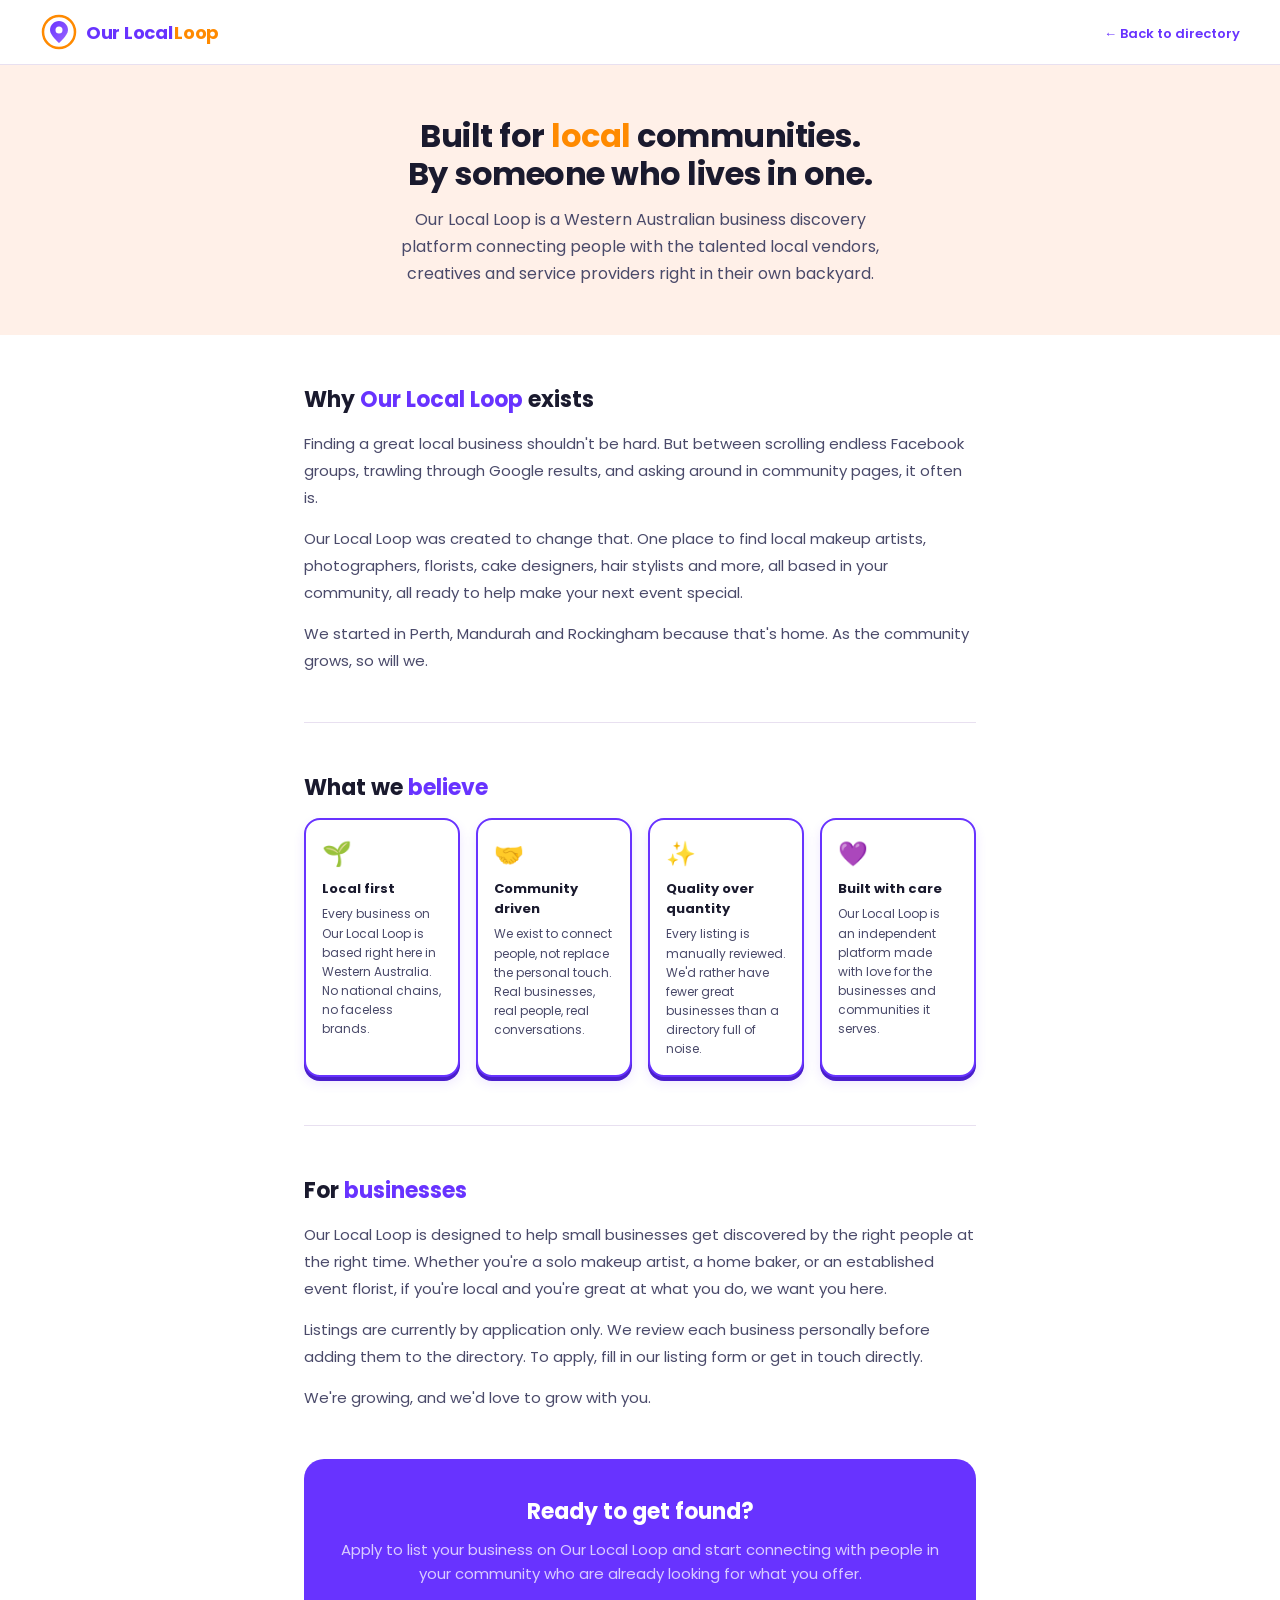
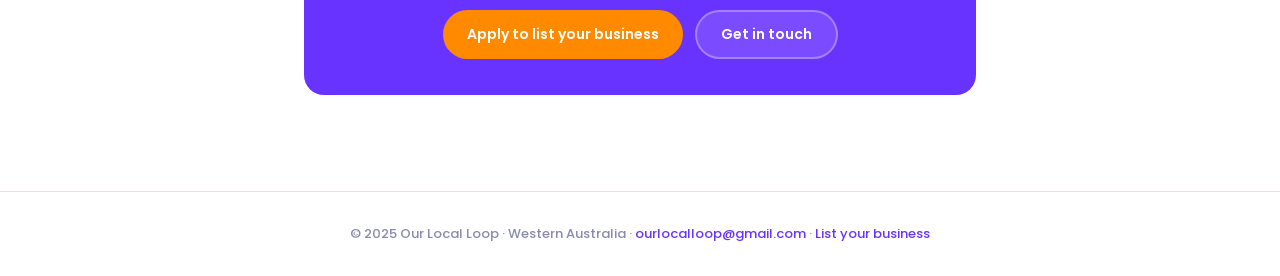
<file: about.html>
<!DOCTYPE html>
<html lang="en">
<head>
  <meta charset="UTF-8">
  <meta name="viewport" content="width=device-width, initial-scale=1.0">
  <title>About, Our Local Loop</title>
  <meta name="description" content="Our Local Loop is a local business discovery platform connecting Western Australian communities with talented local vendors, creatives and service providers.">
  <link rel="stylesheet" href="style.css">
  <style>
    .about-hero {
      background: var(--peach);
      padding: 52px 24px 48px;
      text-align: center;
    }
    .about-hero h1 {
      font-size: 32px;
      font-weight: 700;
      color: var(--text1);
      margin-bottom: 12px;
      letter-spacing: -0.5px;
      line-height: 1.2;
    }
    .about-hero h1 span { color: var(--orange); }
    .about-hero p {
      font-size: 16px;
      color: var(--text2);
      max-width: 520px;
      margin: 0 auto;
      line-height: 1.7;
    }

    .about-body {
      max-width: 720px;
      margin: 0 auto;
      padding: 48px 24px;
    }

    .about-section {
      margin-bottom: 48px;
    }

    .about-section h2 {
      font-size: 22px;
      font-weight: 700;
      color: var(--text1);
      margin-bottom: 14px;
    }
    .about-section h2 span { color: var(--dark-purple); }

    .about-section p {
      font-size: 15px;
      line-height: 1.8;
      color: var(--text2);
      margin-bottom: 14px;
    }
    .about-section p:last-child { margin-bottom: 0; }

    .values-grid {
      display: grid;
      grid-template-columns: repeat(4, 1fr);
      gap: 16px;
      margin-top: 8px;
    }
    .value-card {
      background: var(--white);
      border: 2px solid var(--dark-purple);
      border-radius: var(--r16);
      padding: 16px;
      box-shadow: 0 4px 0 #4a1fcc, 0 6px 12px rgba(104,51,255,0.12);
    }
    .value-icon {
      font-size: 24px;
      margin-bottom: 8px;
    }
    .value-title {
      font-size: 13px;
      font-weight: 700;
      color: var(--text1);
      margin-bottom: 5px;
    }
    .value-desc {
      font-size: 12px;
      color: var(--text2);
      line-height: 1.6;
    }

    .cta-panel {
      background: var(--dark-purple);
      border-radius: var(--r20);
      padding: 36px 28px;
      text-align: center;
    }
    .cta-panel h2 {
      font-size: 22px;
      font-weight: 700;
      color: var(--white);
      margin-bottom: 10px;
    }
    .cta-panel p {
      font-size: 15px;
      color: rgba(255,255,255,0.75);
      margin-bottom: 24px;
      line-height: 1.6;
    }
    .cta-buttons {
      display: flex;
      flex-wrap: wrap;
      gap: 12px;
      justify-content: center;
    }
    .cta-btn-primary {
      display: inline-flex;
      align-items: center;
      gap: 8px;
      background: var(--orange);
      color: var(--white);
      font-size: 14px;
      font-weight: 600;
      font-family: 'Poppins', sans-serif;
      padding: 12px 24px;
      border-radius: var(--r50);
      text-decoration: none;
      transition: background 0.15s;
    }
    .cta-btn-primary:hover { background: #e67a00; }
    .cta-btn-secondary {
      display: inline-flex;
      align-items: center;
      gap: 8px;
      background: rgba(255,255,255,0.12);
      color: var(--white);
      font-size: 14px;
      font-weight: 600;
      font-family: 'Poppins', sans-serif;
      padding: 12px 24px;
      border-radius: var(--r50);
      text-decoration: none;
      border: 2px solid rgba(255,255,255,0.3);
      transition: background 0.15s;
    }
    .cta-btn-secondary:hover { background: rgba(255,255,255,0.2); }

    .divider {
      border: none;
      border-top: 1px solid var(--border);
      margin: 0 0 48px;
    }

    @media (max-width: 600px) {
      .about-hero h1 { font-size: 24px; }
      .about-body { padding: 32px 20px; }
      .cta-panel { padding: 28px 20px; }
      .values-grid { grid-template-columns: 1fr 1fr; }
    }
  </style>
</head>
<body>

  <header class="header">
    <div class="header-inner">
      <div class="logo-svg">
        <svg width="38" height="38" viewBox="0 0 38 38" fill="none" xmlns="http://www.w3.org/2000/svg" aria-hidden="true">
          <defs>
            <linearGradient id="pinGrad" x1="0%" y1="0%" x2="100%" y2="100%">
              <stop offset="0%" style="stop-color:#6833FF"/>
              <stop offset="100%" style="stop-color:#9B66FF"/>
            </linearGradient>
          </defs>
          <circle cx="19" cy="19" r="16" stroke="#FF8A00" stroke-width="2.5" fill="none"/>
          <path d="M19 8C14.03 8 10 12.03 10 17C10 22.5 19 30 19 30C19 30 28 22.5 28 17C28 12.03 23.97 8 19 8Z" fill="url(#pinGrad)"/>
          <circle cx="19" cy="17" r="3.5" fill="white"/>
        </svg>
        <a href="index.html" style="text-decoration:none">
          <div class="logo">
            <span class="logo-local">Our Local </span><span class="logo-loop">Loop</span>
          </div>
        </a>
      </div>
      <nav style="margin-left:auto">
        <a href="index.html" style="font-size:13px;font-weight:600;color:var(--dark-purple);text-decoration:none">← Back to directory</a>
      </nav>
    </div>
  </header>

  <section class="about-hero">
    <h1>Built for <span>local</span> communities.<br>By someone who lives in one.</h1>
    <p>Our Local Loop is a Western Australian business discovery platform connecting people with the talented local vendors, creatives and service providers right in their own backyard.</p>
  </section>

  <div class="about-body">

    <div class="about-section">
      <h2>Why <span>Our Local Loop</span> exists</h2>
      <p>Finding a great local business shouldn't be hard. But between scrolling endless Facebook groups, trawling through Google results, and asking around in community pages, it often is.</p>
      <p>Our Local Loop was created to change that. One place to find local makeup artists, photographers, florists, cake designers, hair stylists and more, all based in your community, all ready to help make your next event special.</p>
      <p>We started in Perth, Mandurah and Rockingham because that's home. As the community grows, so will we.</p>
    </div>

    <hr class="divider">

    <div class="about-section">
      <h2>What we <span>believe</span></h2>
      <div class="values-grid">
        <div class="value-card">
          <div class="value-icon">🌱</div>
          <div class="value-title">Local first</div>
          <div class="value-desc">Every business on Our Local Loop is based right here in Western Australia. No national chains, no faceless brands.</div>
        </div>
        <div class="value-card">
          <div class="value-icon">🤝</div>
          <div class="value-title">Community driven</div>
          <div class="value-desc">We exist to connect people, not replace the personal touch. Real businesses, real people, real conversations.</div>
        </div>
        <div class="value-card">
          <div class="value-icon">✨</div>
          <div class="value-title">Quality over quantity</div>
          <div class="value-desc">Every listing is manually reviewed. We'd rather have fewer great businesses than a directory full of noise.</div>
        </div>
        <div class="value-card">
          <div class="value-icon">💜</div>
          <div class="value-title">Built with care</div>
          <div class="value-desc">Our Local Loop is an independent platform made with love for the businesses and communities it serves.</div>
        </div>
      </div>
    </div>

    <hr class="divider">

    <div class="about-section">
      <h2>For <span>businesses</span></h2>
      <p>Our Local Loop is designed to help small businesses get discovered by the right people at the right time. Whether you're a solo makeup artist, a home baker, or an established event florist, if you're local and you're great at what you do, we want you here.</p>
      <p>Listings are currently by application only. We review each business personally before adding them to the directory. To apply, fill in our listing form or get in touch directly.</p>
      <p>We're growing, and we'd love to grow with you.</p>
    </div>

    <div class="cta-panel">
      <h2>Ready to get found?</h2>
      <p>Apply to list your business on Our Local Loop and start connecting with people in your community who are already looking for what you offer.</p>
      <div class="cta-buttons">
        <a href="mailto:ourlocalloop@gmail.com" class="cta-btn-primary">Apply to list your business</a>
        <a href="mailto:ourlocalloop@gmail.com" class="cta-btn-secondary">Get in touch</a>
      </div>
    </div>

  </div>

  <footer class="footer">
    <p>© 2025 Our Local Loop · Western Australia · <a href="mailto:ourlocalloop@gmail.com">ourlocalloop@gmail.com</a> · <a href="https://forms.gle/MzRM2XSE1ScT5haV7" target="_blank" rel="noopener">List your business</a></p>
  </footer>

</body>
</html>
</file>
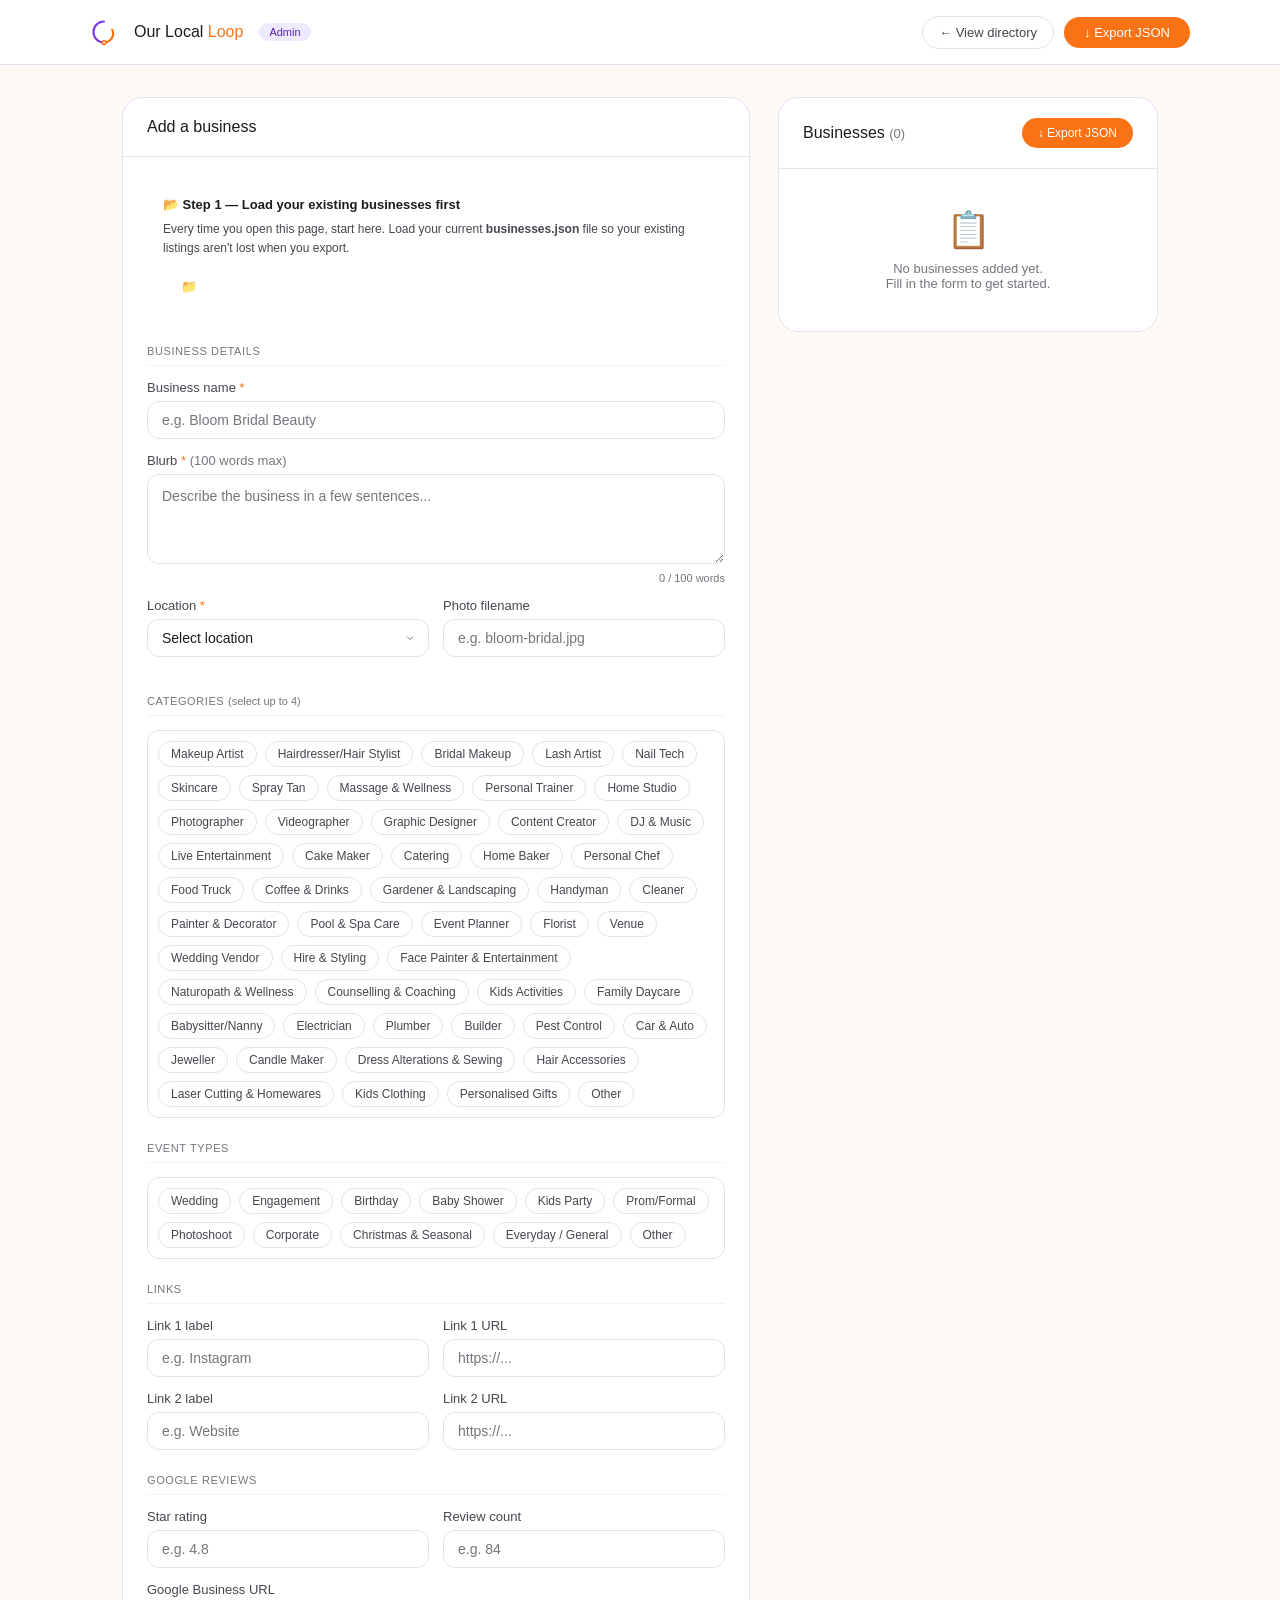
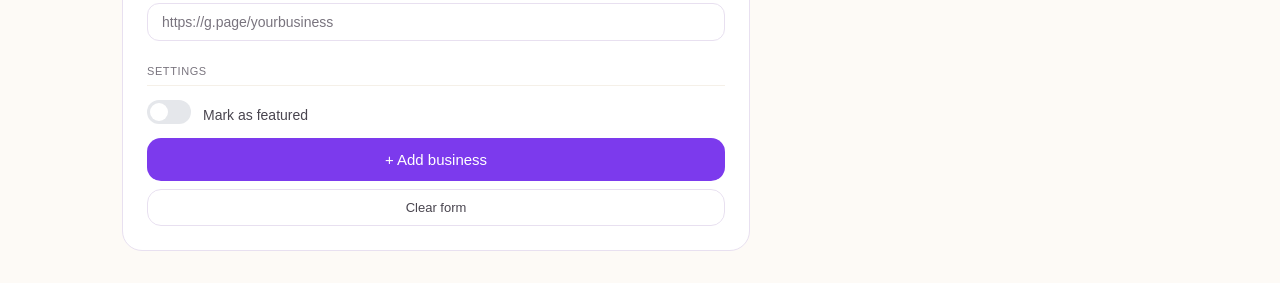
<file: admin.html>
<!DOCTYPE html>
<html lang="en">
<head>
  <meta charset="UTF-8">
  <meta name="viewport" content="width=device-width, initial-scale=1.0">
  <title>Admin — Our Local Loop</title>
  <style>
    *{margin:0;padding:0;box-sizing:border-box}
    :root{
      --purple:#7C3AED;--purple-light:#EDE9FE;--purple-mid:#5B21B6;
      --orange:#F97316;--orange-light:#FFF0E8;--orange-mid:#EA580C;
      --cream:#FDFAF6;--cream2:#F5F0E8;
      --text1:#1C1B1F;--text2:#49454F;--text3:#79747E;
      --white:#ffffff;--border:#E8E0F0;
      --success:#16a34a;--success-light:#F0FDF4;
      --danger:#dc2626;--danger-light:#FEF2F2;
    }
    body{font-family:-apple-system,BlinkMacSystemFont,'Segoe UI',sans-serif;background:var(--cream);color:var(--text1);min-height:100vh}

    .header{background:var(--white);border-bottom:1px solid var(--border);padding:0 32px;position:sticky;top:0;z-index:100}
    .header-inner{max-width:1100px;margin:0 auto;display:flex;align-items:center;height:64px;gap:16px}
    .logo-mark{width:28px;height:28px;flex-shrink:0}
    .logo-text{font-size:16px;font-weight:500;color:var(--text1)}
    .logo-text span{color:var(--orange)}
    .admin-badge{background:var(--purple-light);color:var(--purple-mid);font-size:11px;font-weight:500;padding:3px 10px;border-radius:50px}
    .header-actions{margin-left:auto;display:flex;gap:10px;align-items:center}
    .btn-view{display:inline-flex;align-items:center;gap:6px;padding:8px 16px;border-radius:50px;font-size:13px;font-weight:500;border:1.5px solid var(--border);color:var(--text2);background:var(--white);cursor:pointer;text-decoration:none;transition:border-color 0.15s}
    .btn-view:hover{border-color:var(--purple);color:var(--purple)}
    .btn-export{display:inline-flex;align-items:center;gap:6px;padding:8px 20px;border-radius:50px;font-size:13px;font-weight:500;border:none;background:var(--orange);color:var(--white);cursor:pointer;transition:background 0.15s}
    .btn-export:hover{background:var(--orange-mid)}

    .layout{max-width:1100px;margin:0 auto;padding:32px;display:grid;grid-template-columns:1fr 380px;gap:28px;align-items:start}

    .panel{background:var(--white);border-radius:20px;border:1px solid var(--border);overflow:hidden}
    .panel-header{padding:20px 24px;border-bottom:1px solid var(--border);display:flex;align-items:center;gap:10px}
    .panel-title{font-size:16px;font-weight:500;color:var(--text1)}
    .panel-count{background:var(--purple-light);color:var(--purple-mid);font-size:12px;font-weight:500;padding:2px 9px;border-radius:50px}

    .form-body{padding:24px}
    .form-section{margin-bottom:24px}
    .form-section-title{font-size:11px;font-weight:500;text-transform:uppercase;letter-spacing:0.6px;color:var(--text3);margin-bottom:14px;padding-bottom:8px;border-bottom:1px solid var(--cream2)}
    .form-row{display:grid;grid-template-columns:1fr 1fr;gap:14px}
    .form-group{margin-bottom:14px}
    .form-group:last-child{margin-bottom:0}
    label{display:block;font-size:13px;font-weight:500;color:var(--text2);margin-bottom:6px}
    label .req{color:var(--orange)}
    input[type=text],input[type=number],input[type=url],select,textarea{
      width:100%;padding:10px 14px;border:1.5px solid var(--border);border-radius:12px;
      font-size:14px;color:var(--text1);background:var(--white);outline:none;
      transition:border-color 0.15s;font-family:inherit
    }
    input[type=text]:focus,input[type=number]:focus,input[type=url]:focus,select:focus,textarea:focus{border-color:var(--purple)}
    input[type=text]::placeholder,input[type=url]::placeholder,textarea::placeholder{color:var(--text3)}
    textarea{resize:vertical;min-height:90px;line-height:1.6}
    select{appearance:none;background:var(--white) url("data:image/svg+xml,%3Csvg xmlns='http://www.w3.org/2000/svg' width='12' height='12' viewBox='0 0 24 24' fill='none' stroke='%2379747E' stroke-width='2'%3E%3Cpath d='m6 9 6 6 6-6'/%3E%3C/svg%3E") no-repeat right 12px center;cursor:pointer}
    .word-count{font-size:11px;color:var(--text3);text-align:right;margin-top:4px}
    .word-count.warn{color:var(--orange)}
    .word-count.over{color:var(--danger)}

    .multi-select{display:flex;flex-wrap:wrap;gap:8px;padding:10px;border:1.5px solid var(--border);border-radius:12px;min-height:48px;cursor:pointer;transition:border-color 0.15s}
    .multi-select:focus-within{border-color:var(--purple)}
    .ms-option{padding:5px 12px;border-radius:50px;font-size:12px;font-weight:500;cursor:pointer;border:1.5px solid var(--border);color:var(--text2);background:var(--white);transition:all 0.15s;user-select:none}
    .ms-option.selected{background:var(--purple-light);color:var(--purple-mid);border-color:var(--purple-light)}
    .ms-hint{font-size:11px;color:var(--text3);margin-top:5px}

    .toggle-wrap{display:flex;align-items:center;gap:12px}
    .toggle{position:relative;width:44px;height:24px;cursor:pointer}
    .toggle input{opacity:0;width:0;height:0;position:absolute}
    .toggle-track{position:absolute;inset:0;background:#e5e7eb;border-radius:50px;transition:background 0.2s}
    .toggle input:checked+.toggle-track{background:var(--purple)}
    .toggle-thumb{position:absolute;top:3px;left:3px;width:18px;height:18px;background:white;border-radius:50%;transition:transform 0.2s}
    .toggle input:checked~.toggle-thumb{transform:translateX(20px)}
    .toggle-label{font-size:14px;color:var(--text2)}

    .btn-add{width:100%;padding:13px;border-radius:14px;font-size:15px;font-weight:500;border:none;background:var(--purple);color:white;cursor:pointer;margin-top:8px;transition:background 0.15s}
    .btn-add:hover{background:var(--purple-mid)}
    .btn-reset{width:100%;padding:10px;border-radius:14px;font-size:13px;font-weight:500;border:1.5px solid var(--border);background:var(--white);color:var(--text2);cursor:pointer;margin-top:8px;transition:border-color 0.15s}
    .btn-reset:hover{border-color:var(--danger);color:var(--danger)}

    .toast{display:none;background:var(--success-light);border:1px solid #bbf7d0;color:var(--success);padding:10px 16px;border-radius:12px;font-size:13px;font-weight:500;margin-bottom:16px;align-items:center;gap:8px}
    .toast.show{display:flex}
    .toast.error{background:var(--danger-light);border-color:#fecaca;color:var(--danger)}

    .sidebar-panel{background:var(--white);border-radius:20px;border:1px solid var(--border);overflow:hidden}
    .sidebar-header{padding:20px 24px;border-bottom:1px solid var(--border);display:flex;align-items:center;justify-content:space-between}
    .sidebar-title{font-size:16px;font-weight:500;color:var(--text1)}
    .export-btn{display:inline-flex;align-items:center;gap:6px;padding:8px 16px;border-radius:50px;font-size:12px;font-weight:500;border:none;background:var(--orange);color:white;cursor:pointer;transition:background 0.15s}
    .export-btn:hover{background:var(--orange-mid)}

    .biz-list{padding:16px}
    .biz-item{background:var(--cream);border-radius:14px;padding:14px;margin-bottom:10px;display:flex;gap:12px;align-items:flex-start;position:relative}
    .biz-item:last-child{margin-bottom:0}
    .biz-icon{width:44px;height:44px;border-radius:12px;background:var(--purple-light);display:flex;align-items:center;justify-content:center;font-size:18px;flex-shrink:0}
    .biz-info{flex:1;min-width:0}
    .biz-name{font-size:14px;font-weight:500;color:var(--text1);margin-bottom:3px;white-space:nowrap;overflow:hidden;text-overflow:ellipsis}
    .biz-meta{font-size:12px;color:var(--text3)}
    .biz-tags{display:flex;flex-wrap:wrap;gap:4px;margin-top:6px}
    .biz-tag{background:var(--purple-light);color:var(--purple-mid);font-size:10px;font-weight:500;padding:2px 8px;border-radius:50px}
    .biz-featured{background:var(--orange-light);color:var(--orange-mid);font-size:10px;font-weight:500;padding:2px 8px;border-radius:50px}
    .biz-delete{position:absolute;top:10px;right:10px;background:none;border:none;cursor:pointer;color:var(--text3);font-size:16px;padding:2px;border-radius:6px;transition:color 0.15s}
    .biz-delete:hover{color:var(--danger)}

    .empty-list{padding:40px 24px;text-align:center;color:var(--text3)}
    .empty-list .ei{font-size:36px;margin-bottom:10px}
    .empty-list p{font-size:13px}

    @media(max-width:800px){
      .layout{grid-template-columns:1fr;padding:16px}
      .form-row{grid-template-columns:1fr}
    }
  </style>
</head>
<body>

<header class="header">
  <div class="header-inner">
    <svg class="logo-mark" viewBox="0 0 32 32" fill="none" xmlns="http://www.w3.org/2000/svg" aria-hidden="true">
      <path d="M16 4C9.37 4 4 9.37 4 16C4 22.63 9.37 28 16 28" stroke="#7C3AED" stroke-width="2.5" stroke-linecap="round"/>
      <path d="M16 28C19.5 28 22.5 26.2 24.5 23.5" stroke="#F97316" stroke-width="2.5" stroke-linecap="round"/>
      <path d="M24.5 23.5C26.5 20.8 27 17 25.5 13.5" stroke="#F97316" stroke-width="2.5" stroke-linecap="round"/>
      <circle cx="16" cy="28" r="3" fill="#F97316"/>
      <circle cx="16" cy="28" r="1.2" fill="white"/>
    </svg>
    <span class="logo-text">Our Local <span>Loop</span></span>
    <span class="admin-badge">Admin</span>
    <div class="header-actions">
      <a href="index.html" class="btn-view">&#x2190; View directory</a>
      <button class="btn-export" onclick="exportJSON()">&#x2193; Export JSON</button>
    </div>
  </div>
</header>

<div class="layout">

  <div class="panel">
    <div class="panel-header">
      <div class="panel-title">Add a business</div>
    </div>
    <div class="form-body">

      <div id="toast" class="toast" role="alert"></div>

      <div style="background:var(--light-purple);border-radius:14px;padding:16px;margin-bottom:20px;border:2px dashed var(--dark-purple)">
        <div style="font-size:13px;font-weight:600;color:var(--dark-purple);margin-bottom:8px">📂 Step 1 — Load your existing businesses first</div>
        <div style="font-size:12px;color:var(--text2);margin-bottom:12px;line-height:1.6">Every time you open this page, start here. Load your current <strong>businesses.json</strong> file so your existing listings aren't lost when you export.</div>
        <label for="load-json" style="display:inline-flex;align-items:center;gap:7px;padding:9px 18px;background:var(--dark-purple);color:#fff;border-radius:50px;font-size:13px;font-weight:600;cursor:pointer;font-family:'Poppins',sans-serif">
          📁 Choose businesses.json
          <input type="file" id="load-json" accept=".json" style="display:none" onchange="loadExistingJSON(this)">
        </label>
        <span id="load-status" style="font-size:12px;color:var(--dark-purple);font-weight:500;margin-left:10px"></span>
      </div>

      <div class="form-section">
        <div class="form-section-title">Business details</div>
        <div class="form-group">
          <label for="name">Business name <span class="req">*</span></label>
          <input type="text" id="name" placeholder="e.g. Bloom Bridal Beauty">
        </div>
        <div class="form-group">
          <label for="blurb">Blurb <span class="req">*</span> <span style="font-weight:400;color:var(--text3)">(100 words max)</span></label>
          <textarea id="blurb" placeholder="Describe the business in a few sentences..." oninput="countWords()"></textarea>
          <div class="word-count" id="word-count">0 / 100 words</div>
        </div>
        <div class="form-row">
          <div class="form-group">
            <label for="location">Location <span class="req">*</span></label>
            <select id="location">
              <option value="">Select location</option>
              <option value="Perth">Perth</option>
              <option value="Mandurah">Mandurah</option>
              <option value="Rockingham">Rockingham</option>
            </select>
          </div>
          <div class="form-group">
            <label for="photo">Photo filename</label>
            <input type="text" id="photo" placeholder="e.g. bloom-bridal.jpg">
          </div>
        </div>
      </div>

      <div class="form-section">
        <div class="form-section-title">Categories <span style="font-weight:400;text-transform:none;letter-spacing:0;font-size:11px">(select up to 4)</span></div>
        <div class="multi-select" id="cat-select" aria-label="Select categories"></div>
        <div class="ms-hint" id="cat-hint"></div>
      </div>

      <div class="form-section">
        <div class="form-section-title">Event types</div>
        <div class="multi-select" id="evt-select" aria-label="Select event types"></div>
      </div>

      <div class="form-section">
        <div class="form-section-title">Links</div>
        <div class="form-row" style="margin-bottom:14px">
          <div class="form-group" style="margin-bottom:0">
            <label for="link1-label">Link 1 label</label>
            <input type="text" id="link1-label" placeholder="e.g. Instagram">
          </div>
          <div class="form-group" style="margin-bottom:0">
            <label for="link1-url">Link 1 URL</label>
            <input type="url" id="link1-url" placeholder="https://...">
          </div>
        </div>
        <div class="form-row">
          <div class="form-group" style="margin-bottom:0">
            <label for="link2-label">Link 2 label</label>
            <input type="text" id="link2-label" placeholder="e.g. Website">
          </div>
          <div class="form-group" style="margin-bottom:0">
            <label for="link2-url">Link 2 URL</label>
            <input type="url" id="link2-url" placeholder="https://...">
          </div>
        </div>
      </div>

      <div class="form-section">
        <div class="form-section-title">Google reviews</div>
        <div class="form-row" style="margin-bottom:14px">
          <div class="form-group" style="margin-bottom:0">
            <label for="g-rating">Star rating</label>
            <input type="number" id="g-rating" placeholder="e.g. 4.8" min="1" max="5" step="0.1">
          </div>
          <div class="form-group" style="margin-bottom:0">
            <label for="g-count">Review count</label>
            <input type="number" id="g-count" placeholder="e.g. 84" min="0" step="1">
          </div>
        </div>
        <div class="form-group">
          <label for="g-url">Google Business URL</label>
          <input type="url" id="g-url" placeholder="https://g.page/yourbusiness">
        </div>
      </div>

      <div class="form-section" style="margin-bottom:0">
        <div class="form-section-title">Settings</div>
        <div class="toggle-wrap">
          <label class="toggle" for="featured">
            <input type="checkbox" id="featured">
            <div class="toggle-track"></div>
            <div class="toggle-thumb"></div>
          </label>
          <span class="toggle-label">Mark as featured</span>
        </div>
      </div>

      <button class="btn-add" onclick="addBusiness()">+ Add business</button>
      <button class="btn-reset" onclick="resetForm()">Clear form</button>
    </div>
  </div>

  <div style="position:sticky;top:88px">
    <div class="sidebar-panel">
      <div class="sidebar-header">
        <span class="sidebar-title">Businesses <span id="biz-count" style="font-size:13px;color:var(--text3);font-weight:400"></span></span>
        <button class="export-btn" onclick="exportJSON()">&#x2193; Export JSON</button>
      </div>
      <div id="biz-list"></div>
    </div>
  </div>

</div>

<script>
const CATEGORIES = ["Makeup Artist", "Hairdresser/Hair Stylist", "Bridal Makeup", "Lash Artist", "Nail Tech", "Skincare", "Spray Tan", "Massage & Wellness", "Personal Trainer", "Home Studio", "Photographer", "Videographer", "Graphic Designer", "Content Creator", "DJ & Music", "Live Entertainment", "Cake Maker", "Catering", "Home Baker", "Personal Chef","Food Truck", "Coffee & Drinks", "Gardener & Landscaping", "Handyman", "Cleaner", "Painter & Decorator", "Pool & Spa Care", "Event Planner", "Florist", "Venue", "Wedding Vendor", "Hire & Styling", "Face Painter & Entertainment", "Naturopath & Wellness", "Counselling & Coaching", "Kids Activities", "Family Daycare", "Babysitter/Nanny", "Electrician", "Plumber", "Builder", "Pest Control", "Car & Auto", "Jeweller", "Candle Maker", "Dress Alterations & Sewing", "Hair Accessories", "Laser Cutting & Homewares", "Kids Clothing", "Personalised Gifts", "Other"];
const EVENT_TYPES = ["Wedding", "Engagement", "Birthday", "Baby Shower", "Kids Party", "Prom/Formal", "Photoshoot", "Corporate", "Christmas & Seasonal", "Everyday / General", "Other"];
const CAT_ICONS = {'Makeup Artist':'💄','Hairdresser/Hair Stylist':'✂️','Photographer':'📷','Florist':'🌸','Cake Designer':'🎂','DJ & Music':'🎵','Venue':'🏛️','Catering':'🍽️','Event Planner':'📋','Nail Tech':'💅','Lash Artist':'👁️','Skincare':'🧴','Spray Tan':'✨','Wedding Vendor':'💍','Bridal Makeup':'👰','Event Beauty':'💫'};

let businesses = [];
let selectedCats = [];
let selectedEvts = [];

function initMultiSelect(containerId, options, selectedArr, max) {
  const el = document.getElementById(containerId);
  el.innerHTML = options.map(o =>
    `<span class="ms-option" data-val="${o}" onclick="toggleOption('${containerId}','${o}',${max||99})">${o}</span>`
  ).join('');
}

function toggleOption(containerId, val, max) {
  const arr = containerId === 'cat-select' ? selectedCats : selectedEvts;
  const idx = arr.indexOf(val);
  if (idx > -1) {
    arr.splice(idx, 1);
  } else {
    if (arr.length >= max) {
      showToast(`You can select up to ${max} categories.`, true);
      return;
    }
    arr.push(val);
  }
  document.querySelectorAll(`#${containerId} .ms-option`).forEach(el => {
    el.classList.toggle('selected', arr.includes(el.dataset.val));
  });
  if (containerId === 'cat-select') {
    document.getElementById('cat-hint').textContent = selectedCats.length > 0 ? selectedCats.length + ' selected' : '';
  }
}

function countWords() {
  const text = document.getElementById('blurb').value.trim();
  const count = text ? text.split(/\s+/).length : 0;
  const el = document.getElementById('word-count');
  el.textContent = count + ' / 100 words';
  el.className = 'word-count' + (count > 100 ? ' over' : count > 80 ? ' warn' : '');
}

function showToast(msg, isError) {
  const t = document.getElementById('toast');
  t.textContent = (isError ? '⚠ ' : '✓ ') + msg;
  t.className = 'toast show' + (isError ? ' error' : '');
  setTimeout(() => { t.className = 'toast'; }, 3500);
}

function addBusiness() {
  const name = document.getElementById('name').value.trim();
  const blurb = document.getElementById('blurb').value.trim();
  const location = document.getElementById('location').value;
  const photo = document.getElementById('photo').value.trim();
  const link1label = document.getElementById('link1-label').value.trim();
  const link1url = document.getElementById('link1-url').value.trim();
  const link2label = document.getElementById('link2-label').value.trim();
  const link2url = document.getElementById('link2-url').value.trim();
  const gRating = parseFloat(document.getElementById('g-rating').value);
  const gCount = parseInt(document.getElementById('g-count').value);
  const gUrl = document.getElementById('g-url').value.trim();
  const featured = document.getElementById('featured').checked;

  if (!name) { showToast('Business name is required.', true); return; }
  if (!blurb) { showToast('Blurb is required.', true); return; }
  if (!location) { showToast('Please select a location.', true); return; }
  const wordCount = blurb.split(/\s+/).length;
  if (wordCount > 100) { showToast('Blurb must be 100 words or fewer.', true); return; }

  const newId = businesses.length > 0 ? Math.max(...businesses.map(b => b.id)) + 1 : 1;

  const biz = {
    id: newId,
    name,
    blurb,
    location,
    categories: [...selectedCats],
    eventTypes: [...selectedEvts],
    photo: photo ? 'images/' + photo.replace(/^images\//,'') : '',
    link1: link1label || link1url ? { label: link1label || 'Link', url: link1url || '#' } : null,
    link2: link2label || link2url ? { label: link2label || 'Link', url: link2url || '#' } : null,
    googleRating: isNaN(gRating) ? null : gRating,
    googleReviewCount: isNaN(gCount) ? null : gCount,
    googleUrl: gUrl || null,
    featured
  };

  if (!biz.link1) delete biz.link1;
  if (!biz.link2) delete biz.link2;
  if (!biz.googleRating) delete biz.googleRating;
  if (!biz.googleReviewCount) delete biz.googleReviewCount;
  if (!biz.googleUrl) delete biz.googleUrl;
  if (!biz.photo) delete biz.photo;

  businesses.push(biz);
  renderList();
  resetForm();
  showToast(name + ' added successfully!');
}

function deleteBusiness(id) {
  businesses = businesses.filter(b => b.id !== id);
  renderList();
}

function getIcon(cats) {
  for (const c of (cats||[])) if (CAT_ICONS[c]) return CAT_ICONS[c];
  return '⭐';
}

function renderList() {
  const el = document.getElementById('biz-list');
  const count = document.getElementById('biz-count');
  count.textContent = '(' + businesses.length + ')';
  if (!businesses.length) {
    el.innerHTML = '<div class="empty-list"><div class="ei">📋</div><p>No businesses added yet.<br>Fill in the form to get started.</p></div>';
    return;
  }
  el.innerHTML = '<div class="biz-list">' + businesses.map(b => `
    <div class="biz-item">
      <div class="biz-icon">${getIcon(b.categories)}</div>
      <div class="biz-info">
        <div class="biz-name">${b.name}</div>
        <div class="biz-meta">${b.location}${b.googleRating ? ' · ★ ' + b.googleRating : ''}</div>
        <div class="biz-tags">
          ${(b.categories||[]).slice(0,2).map(t=>`<span class="biz-tag">${t}</span>`).join('')}
          ${b.featured ? '<span class="biz-featured">Featured</span>' : ''}
        </div>
      </div>
      <button class="biz-delete" onclick="deleteBusiness(${b.id})" aria-label="Delete ${b.name}">✕</button>
    </div>`).join('') + '</div>';
}

function resetForm() {
  ['name','blurb','photo','link1-label','link1-url','link2-label','link2-url','g-rating','g-count','g-url'].forEach(id => {
    document.getElementById(id).value = '';
  });
  document.getElementById('location').value = '';
  document.getElementById('featured').checked = false;
  document.getElementById('word-count').textContent = '0 / 100 words';
  document.getElementById('word-count').className = 'word-count';
  selectedCats = [];
  selectedEvts = [];
  initMultiSelect('cat-select', CATEGORIES, selectedCats, 4);
  initMultiSelect('evt-select', EVENT_TYPES, selectedEvts);
  document.getElementById('cat-hint').textContent = '';
}

function loadExistingJSON(input) {
  const file = input.files[0];
  if (!file) return;
  const reader = new FileReader();
  reader.onload = function(e) {
    try {
      const loaded = JSON.parse(e.target.result);
      if (!Array.isArray(loaded)) {
        document.getElementById('load-status').textContent = '❌ Invalid file — please use your businesses.json file';
        return;
      }
      businesses = loaded;
      renderList();
      document.getElementById('load-status').textContent = `✓ ${loaded.length} business${loaded.length === 1 ? '' : 'es'} loaded`;
      document.getElementById('load-status').style.color = 'var(--success)';
    } catch(e) {
      document.getElementById('load-status').textContent = '❌ Could not read file — make sure it is your businesses.json file';
    }
  };
  reader.readAsText(file);
}

function exportJSON() {
  if (!businesses.length) {
    showToast('No businesses to export yet.', true);
    return;
  }
  const json = JSON.stringify(businesses, null, 2);
  const blob = new Blob([json], { type: 'application/json' });
  const url = URL.createObjectURL(blob);
  const a = document.createElement('a');
  a.href = url;
  a.download = 'businesses.json';
  a.click();
  URL.revokeObjectURL(url);
  showToast('businesses.json downloaded — replace the file in your project folder and redeploy to Netlify.');
}

initMultiSelect('cat-select', CATEGORIES, selectedCats, 4);
initMultiSelect('evt-select', EVENT_TYPES, selectedEvts);
renderList();
</script>
</body>
</html>
</file>
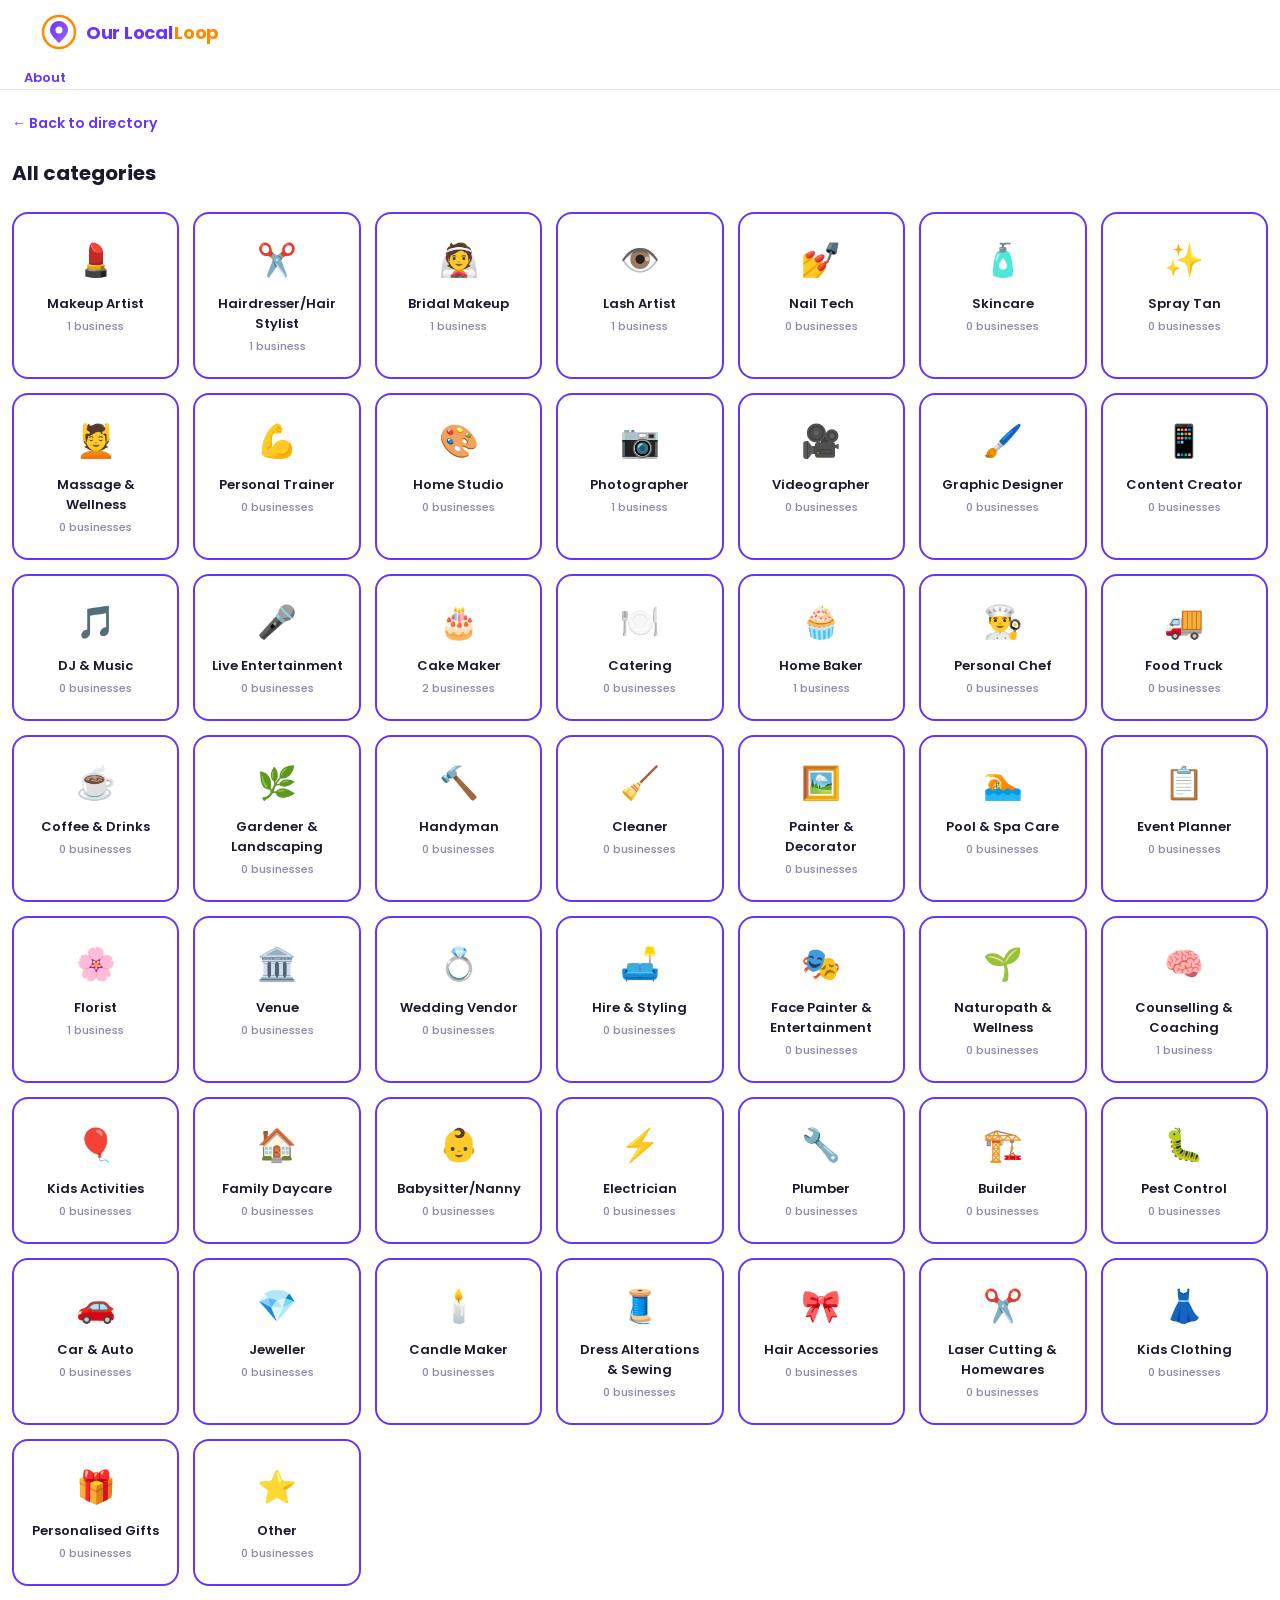
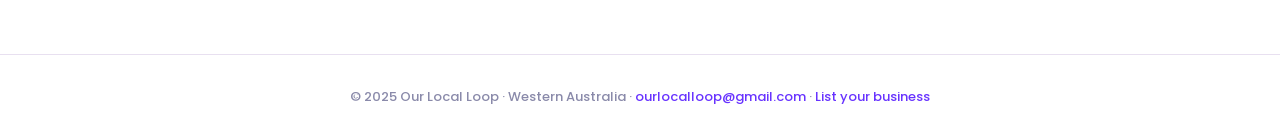
<file: categories.html>
<!DOCTYPE html>
<html lang="en">
<head>
  <meta charset="UTF-8">
  <meta name="viewport" content="width=device-width, initial-scale=1.0">
  <title>All Categories, Our Local Loop</title>
  <link rel="stylesheet" href="style.css">
  <style>html, body { overflow-x: hidden; max-width: 100vw; }</style>
</head>
<body>

  <header class="header">
    <div class="header-inner">
            <div class="logo-svg">
        <svg width="38" height="38" viewBox="0 0 38 38" fill="none" xmlns="http://www.w3.org/2000/svg" aria-hidden="true">
          <defs>
            <linearGradient id="pinGrad" x1="0%" y1="0%" x2="100%" y2="100%">
              <stop offset="0%" style="stop-color:#6833FF"/>
              <stop offset="100%" style="stop-color:#9B66FF"/>
            </linearGradient>
          </defs>
          <circle cx="19" cy="19" r="16" stroke="#FF8A00" stroke-width="2.5" fill="none"/>
          <path d="M19 8C14.03 8 10 12.03 10 17C10 22.5 19 30 19 30C19 30 28 22.5 28 17C28 12.03 23.97 8 19 8Z" fill="url(#pinGrad)"/>
          <circle cx="19" cy="17" r="3.5" fill="white"/>
        </svg>
        <div class="logo">
          <span class="logo-local">Our Local </span><span class="logo-loop">Loop</span>
        </div>
      </div>
      </div>
      <nav style="margin-left:auto">
        <a href="about.html" style="font-size:13px;font-weight:600;color:var(--dark-purple);text-decoration:none">About</a>
      </nav>
    </div>
  </header>

  <main class="categories-page">
    <a class="back-btn" href="index.html">← Back to directory</a>
    <div class="section-hdr" style="margin-bottom:24px">
      <span class="section-title">All categories</span>
    </div>
    <div class="categories-grid" id="categories-grid">
      <p style="color:var(--text3);font-weight:500">Loading...</p>
    </div>
  </main>

  <footer class="footer">
    <p>© 2025 Our Local Loop · Western Australia · <a href="mailto:ourlocalloop@gmail.com">ourlocalloop@gmail.com</a> · <a href="https://forms.gle/MzRM2XSE1ScT5haV7" target="_blank" rel="noopener">List your business</a></p>
  </footer>

  <script src="app.js"></script>
</body>
</html>
</file>
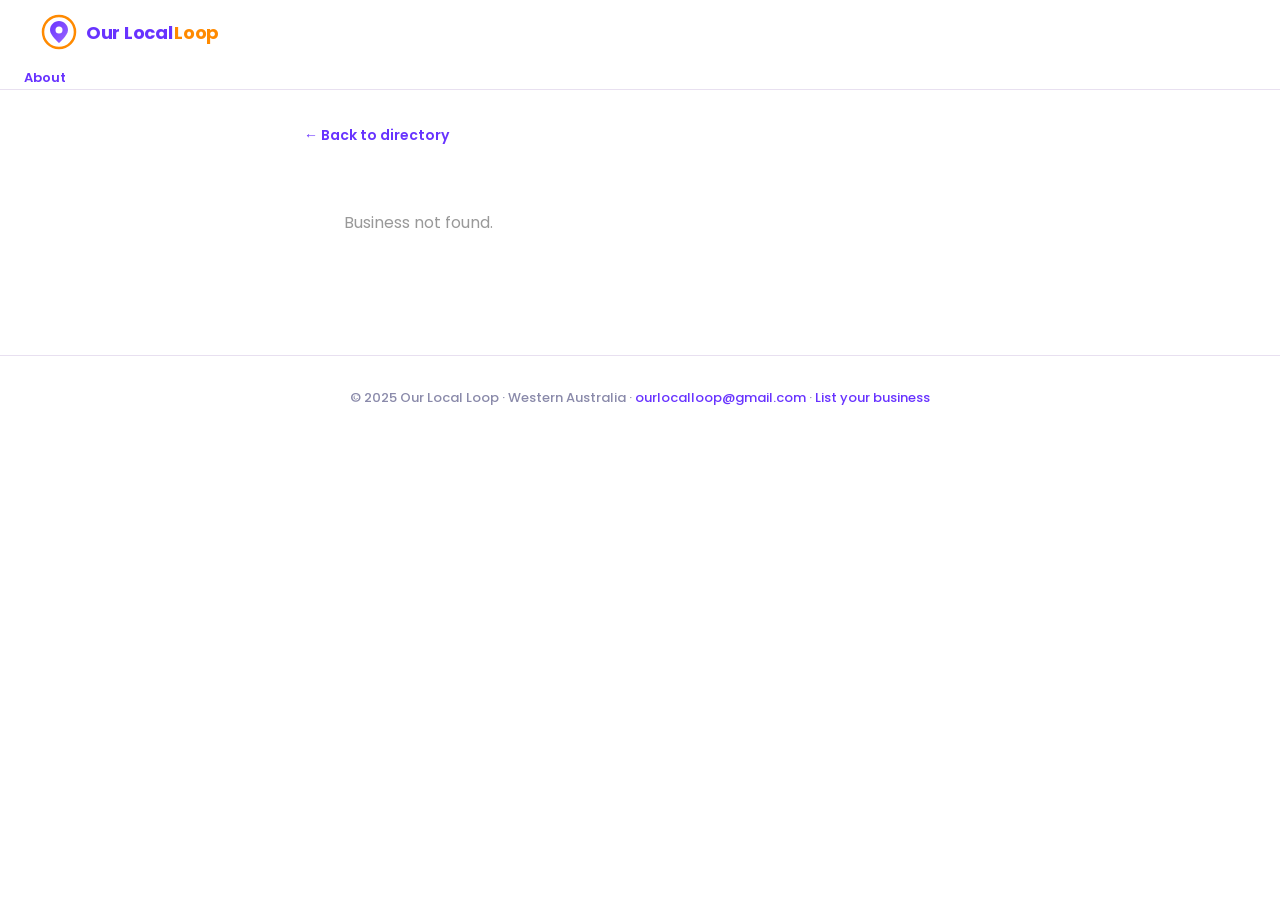
<file: profile.html>
<!DOCTYPE html>
<html lang="en">
<head>
  <meta charset="UTF-8">
  <meta name="viewport" content="width=device-width, initial-scale=1.0">
  <title>Business Profile, Our Local Loop</title>
  <link rel="stylesheet" href="style.css">
</head>
<body>

  <header class="header">
    <div class="header-inner">
            <div class="logo-svg">
        <svg width="38" height="38" viewBox="0 0 38 38" fill="none" xmlns="http://www.w3.org/2000/svg" aria-hidden="true">
          <defs>
            <linearGradient id="pinGrad" x1="0%" y1="0%" x2="100%" y2="100%">
              <stop offset="0%" style="stop-color:#6833FF"/>
              <stop offset="100%" style="stop-color:#9B66FF"/>
            </linearGradient>
          </defs>
          <circle cx="19" cy="19" r="16" stroke="#FF8A00" stroke-width="2.5" fill="none"/>
          <path d="M19 8C14.03 8 10 12.03 10 17C10 22.5 19 30 19 30C19 30 28 22.5 28 17C28 12.03 23.97 8 19 8Z" fill="url(#pinGrad)"/>
          <circle cx="19" cy="17" r="3.5" fill="white"/>
        </svg>
        <div class="logo">
          <span class="logo-local">Our Local </span><span class="logo-loop">Loop</span>
        </div>
      </div>
      </div>
      <nav style="margin-left:auto">
        <a href="about.html" style="font-size:13px;font-weight:600;color:var(--dark-purple);text-decoration:none">About</a>
      </nav>
    </div>
  </header>

  <main class="profile-page">
    <a class="back-btn" href="index.html">← Back to directory</a>
    <div id="profile-content">
      <p style="color:var(--text3);padding:40px 0;text-align:center;font-weight:500">Loading...</p>
    </div>
  </main>

  <footer class="footer">
    <p>© 2025 Our Local Loop · Western Australia · <a href="mailto:ourlocalloop@gmail.com">ourlocalloop@gmail.com</a> · <a href="https://forms.gle/MzRM2XSE1ScT5haV7" target="_blank" rel="noopener">List your business</a></p>
  </footer>

  <script src="app.js"></script>
</body>
</html>
</file>
<file: style.css>
@import url('https://fonts.googleapis.com/css2?family=Poppins:wght@400;500;600;700&display=swap');

* { margin: 0; padding: 0; box-sizing: border-box; }

:root {
  --orange: #FF8A00;
  --dark-purple: #6833FF;
  --deep-blue: #1A1A2E;
  --light-purple: #F2E7FF;
  --peach: #FFF0E8;
  --white: #ffffff;
  --text1: #1A1A2E;
  --text2: #4A4A6A;
  --text3: #8A8AAA;
  --border: #E8E0F0;
  --r50: 50px;
  --r20: 20px;
  --r16: 16px;
  --r12: 12px;
}

body {
  font-family: 'Poppins', -apple-system, sans-serif;
  background: var(--white);
  color: var(--text1);
  min-height: 100vh;
}

a { text-decoration: none; color: inherit; }


/* ── LOGO SVG ── */
.logo-svg { display: flex; align-items: center; gap: 10px; }

/* ── HEADER ── */
.header {
  background: var(--white);
  border-bottom: 1px solid var(--border);
  padding: 0 24px;
  position: sticky;
  top: 0;
  z-index: 100;
}
.header-inner {
  max-width: 1200px;
  margin: 0 auto;
  display: flex;
  align-items: center;
  height: 64px;
  gap: 12px;
}
.logo {
  font-size: 18px;
  font-weight: 700;
  letter-spacing: -0.3px;
  display: flex;
  align-items: center;
  gap: 2px;
}
.logo-local { color: var(--dark-purple); }
.logo-loop { color: var(--orange); }
.logo-svg { display: flex; align-items: center; gap: 8px; }

/* ── HERO ── */
.hero {
  background: var(--peach);
  padding: 52px 24px 48px;
  text-align: center;
}
.hero-eyebrow {
  display: inline-block;
  background: rgba(104,51,255,0.1);
  color: var(--dark-purple);
  font-size: 11px;
  font-weight: 500;
  padding: 5px 14px;
  border-radius: var(--r50);
  margin-bottom: 16px;
  letter-spacing: 0.5px;
  text-transform: uppercase;
}
.hero h1 {
  font-size: 34px;
  font-weight: 700;
  color: var(--text1);
  line-height: 1.25;
  margin-bottom: 8px;
  letter-spacing: -0.5px;
}
.hero h1 span { color: var(--orange); }
.hero p {
  font-size: 15px;
  color: var(--text2);
  margin-bottom: 32px;
}

/* ── SEARCH BAR ── */
.search-bar {
  max-width: 480px;
  margin: 0 auto 24px;
  background: var(--white);
  border-radius: 100px;
  padding: 5px 5px 5px 16px;
  display: flex;
  align-items: center;
  gap: 8px;
  box-shadow: 0 8px 32px rgba(0,0,0,0.15);
  overflow: hidden;
  width: calc(100% - 32px);
  min-width: 0;
  box-sizing: border-box;
}
.search-bar input {
  flex: 1;
  border: none;
  outline: none;
  font-size: 14px;
  font-family: 'Poppins', sans-serif;
  color: var(--text1);
  background: transparent;
  min-width: 0;
  width: 0;
}
.search-bar input::placeholder { color: var(--text3); }
.search-btn {
  background: var(--orange);
  color: var(--white);
  border: none;
  border-radius: 100px;
  padding: 0 18px;
  font-size: 14px;
  font-weight: 600;
  font-family: 'Poppins', sans-serif;
  cursor: pointer;
  white-space: nowrap;
  transition: background 0.15s;
  flex-shrink: 0;
  height: 42px;
  display: flex;
  align-items: center;
  justify-content: center;
}
.search-btn:hover { background: #e67a00; }

/* ── SUGGESTION BUBBLES ── */
.bubbles-wrap {
  display: flex;
  flex-wrap: wrap;
  justify-content: center;
  gap: 16px;
  max-width: 640px;
  margin: 0 auto;
}
.bubble {
  display: flex;
  flex-direction: column;
  align-items: center;
  gap: 6px;
  cursor: pointer;
  transition: all 0.2s;
  background: none;
  border: none;
  padding: 0;
  font-family: 'Poppins', sans-serif;
}
.bubble-icon {
  width: 56px;
  height: 56px;
  border-radius: 50%;
  background: var(--light-purple);
  display: flex;
  align-items: center;
  justify-content: center;
  font-size: 24px;
  transition: all 0.2s;
  border: 2px solid transparent;
}
.bubble:hover .bubble-icon,
.bubble.active .bubble-icon {
  background: var(--dark-purple);
  transform: translateY(-2px);
}
.bubble-label {
  font-size: 11px;
  font-weight: 600;
  color: var(--dark-purple);
  text-align: center;
  line-height: 1.2;
  max-width: 64px;
}
.bubble:hover .bubble-label,
.bubble.active .bubble-label {
  color: var(--dark-purple);
}
.bubble-see-all {
  display: flex;
  flex-direction: column;
  align-items: center;
  gap: 6px;
  cursor: pointer;
  background: none;
  border: none;
  padding: 0;
  font-family: 'Poppins', sans-serif;
  text-decoration: none;
}
.bubble-see-all .bubble-icon {
  background: var(--orange);
  font-size: 20px;
}
.bubble-see-all .bubble-label {
  color: var(--orange);
}
.bubble-see-all:hover .bubble-icon {
  background: #e67a00;
  transform: translateY(-2px);
}

/* ── FILTERS ── */
.filters-section {
  background: var(--white);
  padding: 14px 24px;
  border-bottom: 1px solid var(--border);
}
.filters-inner {
  max-width: 1200px;
  margin: 0 auto;
  display: flex;
  gap: 10px;
  flex-wrap: wrap;
  align-items: center;
}
.filter-select {
  padding: 8px 32px 8px 14px;
  border: 2px solid var(--dark-purple);
  border-radius: var(--r50);
  font-size: 13px;
  font-family: 'Poppins', sans-serif;
  color: var(--dark-purple);
  background: var(--light-purple) url("data:image/svg+xml,%3Csvg xmlns='http://www.w3.org/2000/svg' width='11' height='11' viewBox='0 0 24 24' fill='none' stroke='%236833FF' stroke-width='2'%3E%3Cpath d='m6 9 6 6 6-6'/%3E%3C/svg%3E") no-repeat right 11px center;
  appearance: none;
  cursor: pointer;
  outline: none;
  transition: all 0.2s;
  font-weight: 600;
}
.filter-select:hover, .filter-select:focus {
  background-color: var(--dark-purple);
  color: var(--white);
  background-image: url("data:image/svg+xml,%3Csvg xmlns='http://www.w3.org/2000/svg' width='11' height='11' viewBox='0 0 24 24' fill='none' stroke='%23ffffff' stroke-width='2'%3E%3Cpath d='m6 9 6 6 6-6'/%3E%3C/svg%3E");
}
.filter-count {
  margin-left: auto;
  font-size: 13px;
  color: var(--text3);
  font-weight: 500;
}

/* ── MAIN ── */
.main {
  max-width: 1200px;
  margin: 0 auto;
  padding: 32px 24px;
}
.section-hdr {
  display: flex;
  align-items: center;
  justify-content: space-between;
  margin-bottom: 20px;
}
.section-title {
  font-size: 20px;
  font-weight: 700;
  color: var(--text1);
}
.section-link {
  font-size: 13px;
  color: var(--dark-purple);
  font-weight: 600;
  cursor: pointer;
}

/* ── GRID ── */
.grid {
  display: grid;
  grid-template-columns: repeat(auto-fill, minmax(260px, 1fr));
  gap: 20px;
}

/* ── CARD ── */
.card {
  background: var(--white);
  border-radius: var(--r20);
  overflow: hidden;
  cursor: pointer;
  border: 2px solid var(--dark-purple);
  box-shadow: 0 6px 0 #4a1fcc, 0 8px 16px rgba(104,51,255,0.2);
  transition: transform 0.15s, box-shadow 0.15s;
}
.card:hover {
  transform: translateY(-4px);
  box-shadow: 0 10px 0 #4a1fcc, 0 14px 24px rgba(104,51,255,0.25);
}
.card:active {
  transform: translateY(3px);
  box-shadow: 0 2px 0 #4a1fcc, 0 4px 8px rgba(104,51,255,0.15);
}
.card-photo {
  width: 100%;
  height: 185px;
  object-fit: cover;
  display: block;
}
.card-photo-placeholder {
  width: 100%;
  height: 185px;
  display: flex;
  align-items: center;
  justify-content: center;
  font-size: 44px;
}
.card-body { padding: 16px; }
.card-name {
  font-size: 14px;
  font-weight: 600;
  color: var(--text1);
  margin-bottom: 4px;
  min-height: 2.6em;
  line-height: 1.3;
  display: -webkit-box;
  -webkit-line-clamp: 2;
  -webkit-box-orient: vertical;
  overflow: hidden;
}
.card-location {
  font-size: 12px;
  color: var(--text3);
  margin-bottom: 10px;
  display: flex;
  align-items: center;
  gap: 3px;
  font-weight: 500;
}
.card-tags {
  display: flex;
  flex-wrap: wrap;
  gap: 6px;
  margin-bottom: 12px;
}
.tag {
  background: var(--light-purple);
  color: var(--dark-purple);
  font-size: 11px;
  font-weight: 600;
  padding: 3px 10px;
  border-radius: var(--r50);
}
.card-rating {
  display: flex;
  align-items: center;
  gap: 6px;
  font-size: 13px;
  font-weight: 500;
  margin-top: auto;
  padding-top: 8px;
}
.stars { color: var(--orange); font-size: 12px; }
.rating-count { color: var(--text3); font-weight: 400; }

/* ── EMPTY STATE ── */
.empty-state {
  text-align: center;
  padding: 72px 24px;
  grid-column: 1 / -1;
}
.empty-state .icon { font-size: 48px; margin-bottom: 14px; }
.empty-state h3 { font-size: 18px; font-weight: 600; margin-bottom: 6px; }
.empty-state p { font-size: 14px; color: var(--text3); }

/* ── PROFILE PAGE ── */
.profile-page {
  max-width: 720px;
  margin: 0 auto;
  padding: 32px 24px;
}
.back-btn {
  display: inline-flex;
  align-items: center;
  gap: 6px;
  font-size: 14px;
  font-weight: 600;
  color: var(--dark-purple);
  margin-bottom: 24px;
  cursor: pointer;
}
.back-btn:hover { color: var(--orange); }
.profile-card {
  background: var(--white);
  border-radius: var(--r20);
  overflow: hidden;
  border: 2px solid var(--dark-purple);
}
.profile-photo {
  width: 100%;
  height: 300px;
  object-fit: cover;
  display: block;
}
.profile-photo-placeholder {
  width: 100%;
  height: 300px;
  display: flex;
  align-items: center;
  justify-content: center;
  font-size: 72px;
}
.profile-body { padding: 28px; }
.profile-name {
  font-size: 24px;
  font-weight: 700;
  color: var(--text1);
  margin-bottom: 10px;
}
.profile-meta {
  display: flex;
  flex-wrap: wrap;
  align-items: center;
  gap: 14px;
  margin-bottom: 20px;
}
.profile-location {
  display: flex;
  align-items: center;
  gap: 5px;
  font-size: 14px;
  color: var(--text2);
  font-weight: 500;
}
.profile-rating-link {
  display: inline-flex;
  align-items: center;
  gap: 6px;
  font-size: 14px;
  color: var(--text2);
  font-weight: 500;
  transition: color 0.15s;
}
.profile-rating-link:hover { color: var(--dark-purple); }
.profile-divider {
  border: none;
  border-top: 1px solid var(--border);
  margin: 20px 0;
}
.profile-blurb {
  font-size: 15px;
  line-height: 1.75;
  color: var(--text2);
  margin-bottom: 22px;
}
.profile-section-label {
  font-size: 11px;
  font-weight: 600;
  text-transform: uppercase;
  letter-spacing: 0.8px;
  color: var(--text3);
  margin-bottom: 10px;
}
.profile-tags {
  display: flex;
  flex-wrap: wrap;
  gap: 8px;
  margin-bottom: 20px;
}
.profile-tag {
  background: var(--light-purple);
  color: var(--dark-purple);
  font-size: 13px;
  font-weight: 600;
  padding: 6px 14px;
  border-radius: var(--r50);
}
.profile-event-tag {
  background: var(--white);
  color: var(--text2);
  font-size: 13px;
  font-weight: 500;
  padding: 6px 14px;
  border-radius: var(--r50);
}
.profile-links { display: flex; flex-wrap: wrap; gap: 10px; }
.profile-link-btn {
  display: inline-flex;
  align-items: center;
  gap: 8px;
  padding: 10px 22px;
  border-radius: var(--r50);
  font-size: 14px;
  font-weight: 600;
  font-family: 'Poppins', sans-serif;
  border: 2px solid var(--dark-purple);
  color: var(--dark-purple);
  background: var(--white);
  cursor: pointer;
  transition: all 0.15s;
  text-decoration: none;
}
.profile-link-btn:hover {
  background: var(--dark-purple);
  color: var(--white);
}

/* ── CATEGORIES PAGE ── */
.categories-page {
  max-width: 1200px;
  margin: 0 auto;
  padding: 20px 12px;
  box-sizing: border-box;
  width: 100%;
  max-width: 100vw;
  overflow: hidden;
}
.categories-grid {
  display: grid;
  grid-template-columns: repeat(auto-fill, minmax(160px, 1fr));
  gap: 14px;
}
.category-card {
  background: var(--white);
  border-radius: var(--r16);
  padding: 22px 16px;
  text-align: center;
  cursor: pointer;
  border: 2px solid var(--dark-purple);
  transition: transform 0.15s, box-shadow 0.15s;
}
.category-card:hover {
  transform: translateY(-3px);
  box-shadow: 0 8px 24px rgba(104,51,255,0.12);
  border-color: var(--dark-purple);
}
.category-card .icon { font-size: 32px; margin-bottom: 10px; }
.category-card .name {
  font-size: 13px;
  font-weight: 600;
  color: var(--text1);
  margin-bottom: 4px;
}
.category-card .count {
  font-size: 11px;
  color: var(--text3);
  font-weight: 500;
}


/* ── FAVOURITES TABS ── */
.view-tabs {
  display: flex;
  gap: 0;
  border-bottom: 2px solid var(--border);
  margin-bottom: 24px;
}
.view-tab {
  padding: 10px 20px;
  font-size: 14px;
  font-weight: 600;
  font-family: 'Poppins', sans-serif;
  color: var(--text3);
  cursor: pointer;
  border-bottom: 3px solid transparent;
  margin-bottom: -2px;
  transition: all 0.15s;
  display: flex;
  align-items: center;
  gap: 7px;
  background: none;
  border-top: none;
  border-left: none;
  border-right: none;
}
.view-tab:hover { color: var(--dark-purple); }
.view-tab.active {
  color: var(--dark-purple);
  border-bottom-color: var(--dark-purple);
}
.view-tab .tab-count {
  background: var(--light-purple);
  color: var(--dark-purple);
  font-size: 11px;
  font-weight: 700;
  padding: 1px 7px;
  border-radius: 50px;
}
.view-tab.active .tab-count {
  background: var(--dark-purple);
  color: var(--white);
}

/* ── HEART ── */
.card-wrap {
  position: relative;
  display: flex;
  flex-direction: column;
}
.card-wrap .card {
  flex: 1;
  display: flex;
  flex-direction: column;
}
.card-body {
  flex: 1;
  display: flex;
  flex-direction: column;
}
.heart-btn {
  position: absolute;
  top: 10px;
  right: 10px;
  width: 32px;
  height: 32px;
  background: rgba(255,255,255,0.92);
  border: none;
  border-radius: 50%;
  display: flex;
  align-items: center;
  justify-content: center;
  cursor: pointer;
  z-index: 2;
  transition: transform 0.15s;
  font-size: 16px;
  line-height: 1;
  box-shadow: 0 2px 8px rgba(0,0,0,0.1);
}
.heart-btn:hover { transform: scale(1.15); }
.heart-btn.saved { background: #fff0f3; }

/* ── EMPTY FAVOURITES ── */
.empty-favs {
  text-align: center;
  padding: 64px 24px;
  grid-column: 1 / -1;
}
.empty-favs .icon { font-size: 48px; margin-bottom: 16px; }
.empty-favs h3 { font-size: 18px; font-weight: 600; margin-bottom: 8px; color: var(--text1); }
.empty-favs p { font-size: 14px; color: var(--text3); }


/* ── FOOTER ── */
.footer {
  text-align: center;
  padding: 32px 24px;
  font-size: 13px;
  font-weight: 500;
  color: var(--text3);
  border-top: 1px solid var(--border);
  margin-top: 48px;
  background: var(--white);
}
.footer a { color: var(--dark-purple); }

/* ── RESPONSIVE ── */
@media (max-width: 600px) {
  .hero h1 { font-size: 24px; }
  .hero { padding: 36px 20px 32px; }
  .grid { grid-template-columns: 1fr 1fr; gap: 12px; }
  .card-photo, .card-photo-placeholder { height: 140px; }
  .card-body { padding: 12px; }
  .card-name { font-size: 13px; }
  .profile-photo, .profile-photo-placeholder { height: 220px; }
  .profile-body { padding: 20px; }
  .profile-name { font-size: 20px; }
  .categories-grid { grid-template-columns: repeat(3, 1fr); }
}
</file>
